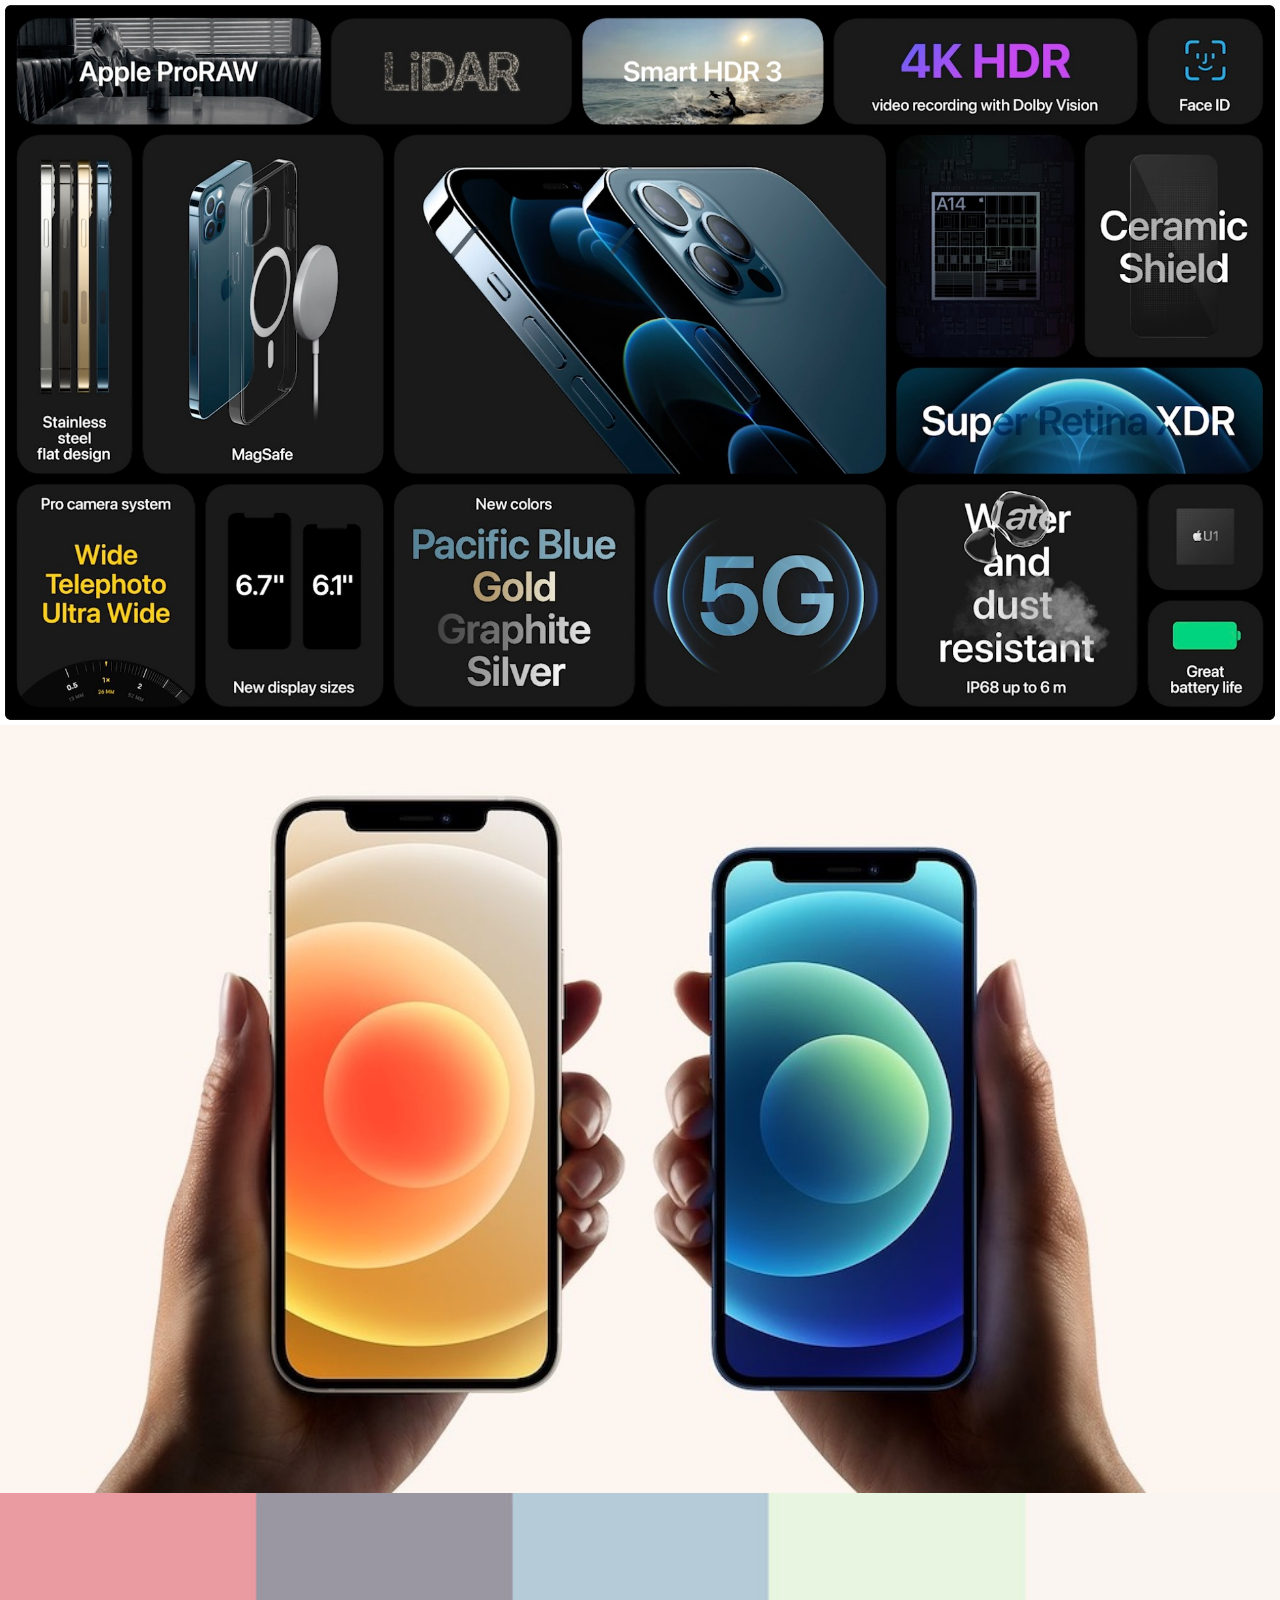
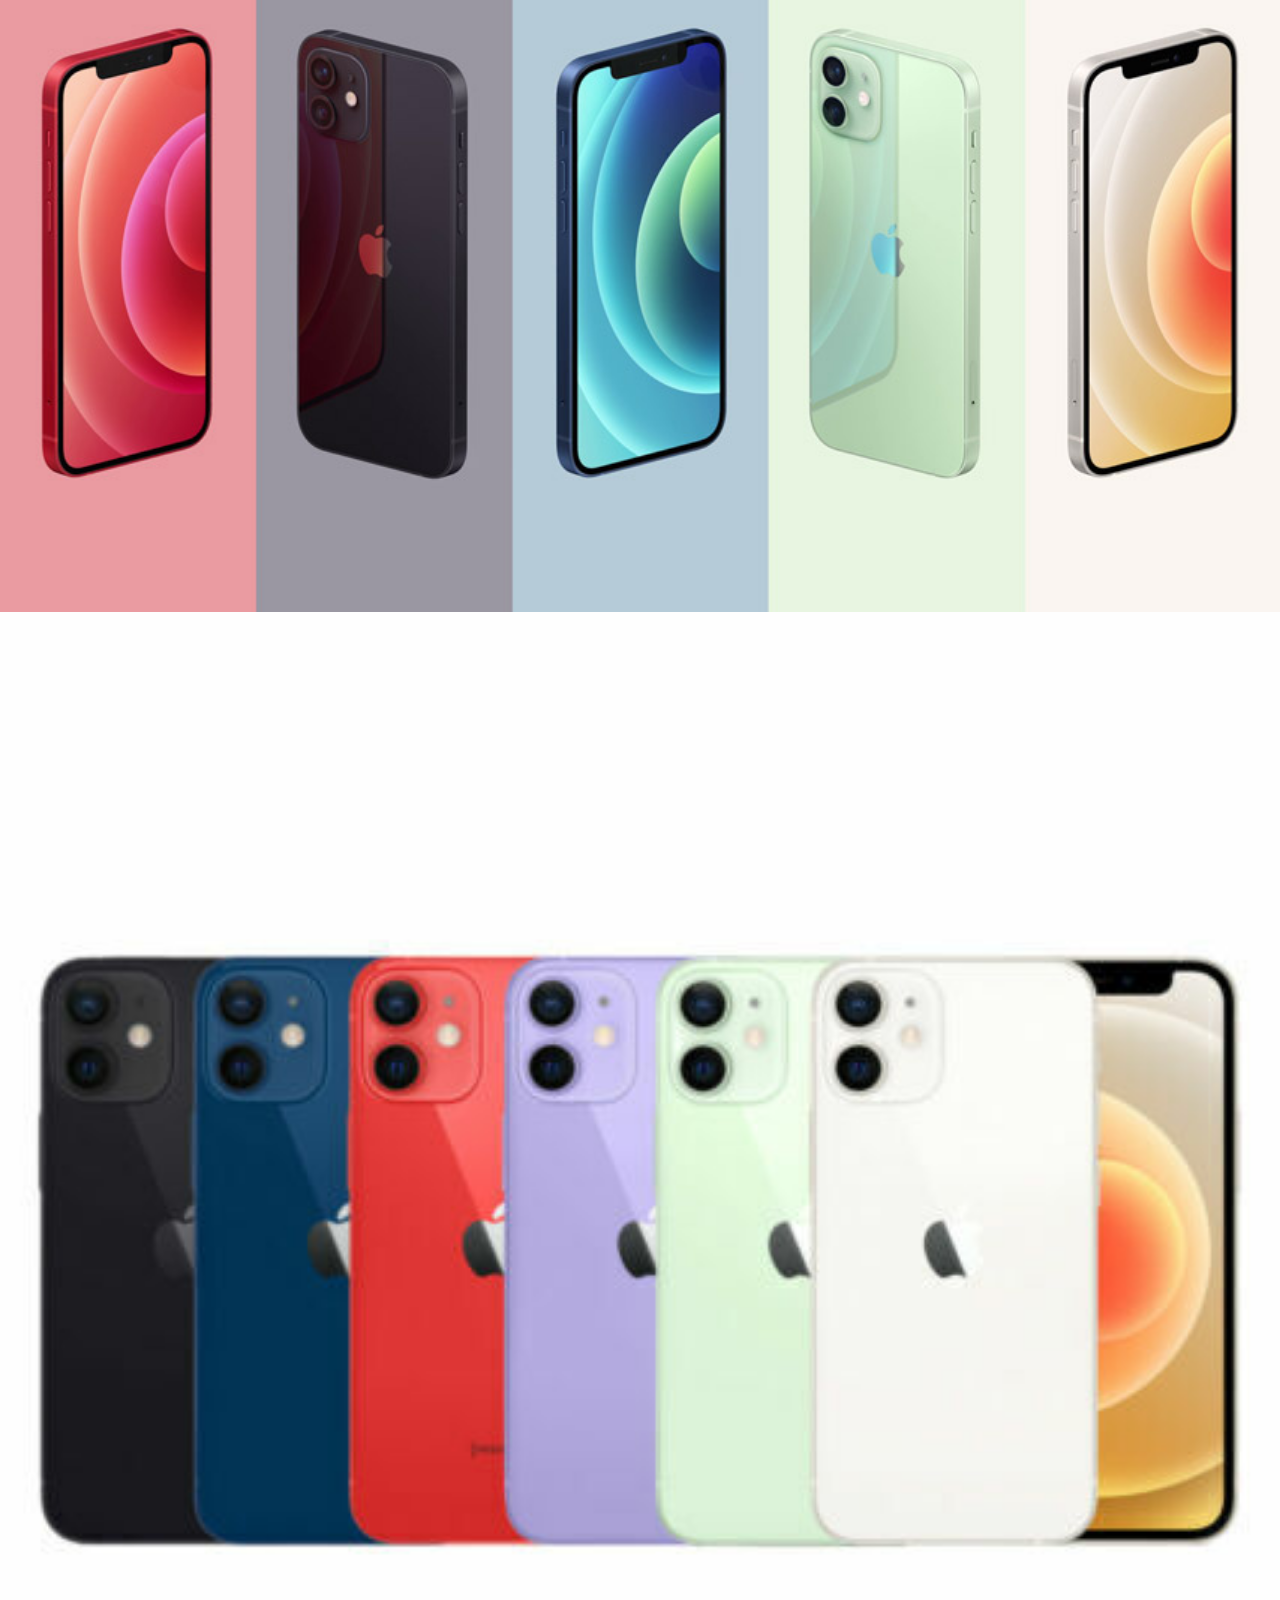
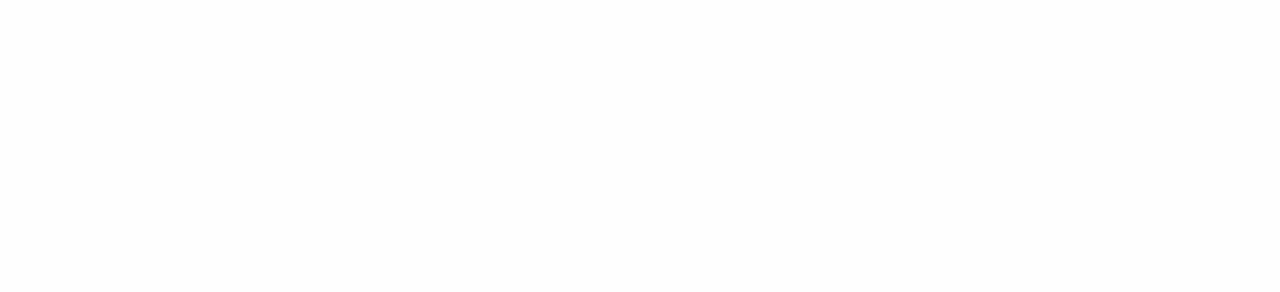
<file: A04/index.html>
<!doctype html>
<html lang="en">

<head>
  <meta charset="utf-8">
  <meta name="viewport" content="width=device-width, initial-scale=1">
  <title>Full Image Layout</title>
  <link href="https://cdn.jsdelivr.net/npm/bootstrap@5.3.5/dist/css/bootstrap.min.css" rel="stylesheet"
    integrity="sha384-SgOJa3DmI69IUzQ2PVdRZhwQ+dy64/BUtbMJw1MZ8t5HZApcHrRKUc4W0kG879m7" crossorigin="anonymous">
  <style>
    body {
      background-color: black;
      margin: 0;
    }

    .img-container {
      padding: 0;
      margin: 0;
    }

    .img-container img {
      width: 100%;
      height: 100%;
      object-fit: cover;
      display: block;
    }
  </style>
</head>

<body>
  <div class="container-fluid img-container">
    <div class="row g-0">
      <div class="col-12">
        <img src="iPhone-12-pro-features.jpg" alt="ip12">
      </div>
    </div>
    <div class="row g-0">
      <div class="col-4">
        <img src="ip12.jpg" alt="ip12">
      </div>
      <div class="col-4">
        <img src="ip12 img.jpg" alt="ip12 img">
      </div>
      <div class="col-4">
        <img src="ip12 pic.jpg" alt="ip12 #1">
      </div>
    </div>
  </div>

  <script src="https://cdn.jsdelivr.net/npm/bootstrap@5.3.5/dist/js/bootstrap.bundle.min.js"
    integrity="sha384-k6d4wzSIapyDyv1kpU366/PK5hCdSbCRGRCMv+eplOQJWyd1fbcAu9OCUj5zNLiq"
    crossorigin="anonymous"></script>
</body>

</html>
</file>
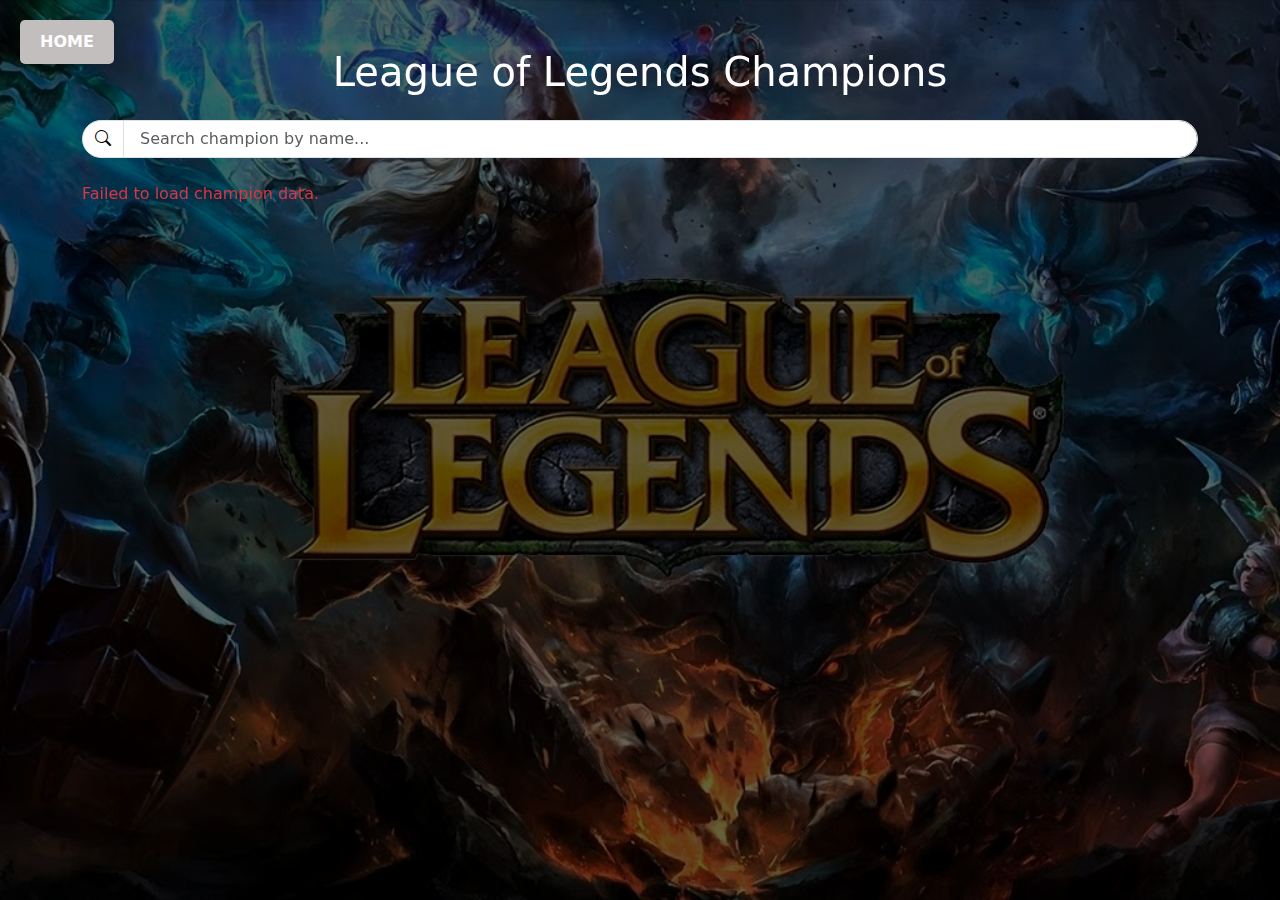
<file: A07/index.html>
<!DOCTYPE html>
<html lang="en">
<head>
  <meta charset="UTF-8" />
  <meta name="viewport" content="width=device-width, initial-scale=1.0"/>
  <title>League of Legends Champions</title>
  
  <!-- Bootstrap CSS -->
  <link href="https://cdn.jsdelivr.net/npm/bootstrap@5.3.0/dist/css/bootstrap.min.css" rel="stylesheet"/>
  <link href="https://cdn.jsdelivr.net/npm/bootstrap-icons@1.10.5/font/bootstrap-icons.css" rel="stylesheet">
  
  <!-- Custom Styles -->
  <style>
    body {
      background: url('league-of-legends.jpg') no-repeat center center fixed;
      background-size: cover;
      color: white;
    }

    .overlay {
      background: rgba(0, 0, 0, 0.6);
      position: fixed;
      top: 0;
      left: 0;
      height: 100%;
      width: 100%;
      z-index: 0;
    }

    .container {
      position: relative;
      z-index: 1;
    }

    .card {
      background-color: rgba(0, 0, 0, 0.75);
      border: none;
    }

    .form-control {
      border-radius: 30px;
      padding-left: 1rem;
    }

    .input-group-text {
      border-radius: 30px 0 0 30px;
      background-color: #fff;
      color: #000;
    }
    .home-button {
      display: inline-block;
      padding: 10px 20px;
      background-color: rgb(194, 190, 190);
      color: white;
      text-decoration: none;
      font-weight: bold;
      border-radius: 5px;
      transition: background-color 0.3s ease;
      position: absolute;
      top: 20px;
      left: 20px;
      z-index: 10;
    }

    .home-button:hover {
      background-color: #333;
    }
 
  </style>
</head>
<body>
    <a href="../index.html" class="home-button">HOME</a>
  <div class="overlay"></div>

  <div class="container py-5">
    <h1 class="text-center mb-4">League of Legends Champions</h1>

    <div class="input-group mb-4">
      <span class="input-group-text"><i class="bi bi-search"></i></span>
      <input type="text" id="searchInput" class="form-control" placeholder="Search champion by name...">
    </div>

    <div id="championGrid" class="row row-cols-1 row-cols-sm-2 row-cols-md-3 g-4">
      <!-- Champions will be displayed here -->
    </div>
  </div>

  <!-- JavaScript -->
  <script>
    const grid = document.getElementById('championGrid');
    const searchInput = document.getElementById('searchInput');
    let champions = [];
    let version = "";

    async function fetchChampions() {
      try {
        // Get latest version
        const versionRes = await fetch("https://ddragon.leagueoflegends.com/api/versions.json");
        const versions = await versionRes.json();
        version = versions[0];

        // Get champion data
        const champRes = await fetch(`https://ddragon.leagueoflegends.com/cdn/${version}/data/en_US/champion.json`);
        const data = await champRes.json();
        champions = Object.values(data.data);
      } catch (error) {
        console.error("Error loading champions:", error);
        grid.innerHTML = `<p class="text-danger">Failed to load champion data.</p>`;
      }
    }

    function displayChampions(championList) {
      grid.innerHTML = ""; //displaying in grid
      if (championList.length === 0) {
        grid.innerHTML = `<p class="text-center">No champions found. Try a different search.</p>`;
        return;
      }

      championList.forEach((champ) => {
        const col = document.createElement("div");
        col.className = "col";
        col.innerHTML = `
          <div class="card h-100 text-white">
            <img src="https://ddragon.leagueoflegends.com/cdn/${version}/img/champion/${champ.image.full}" 
                 class="card-img-top" 
                 alt="${champ.name}">
            <div class="card-body">
              <h5 class="card-title">${champ.name}</h5>
              <p class="card-text">${champ.title}</p>
            </div>
          </div>
        `;
        grid.appendChild(col);
      });
    }

    searchInput.addEventListener("input", () => {
      const term = searchInput.value.toLowerCase();

      if (term) {
        const filtered = champions.filter((champ) =>
          champ.name.toLowerCase().includes(term)
        );
        displayChampions(filtered);
      } else {
        grid.innerHTML = `<p class="text-center">Start typing to search for champions...</p>`;
      }
    });

    fetchChampions();
  </script>
</body>
</html>
</file>
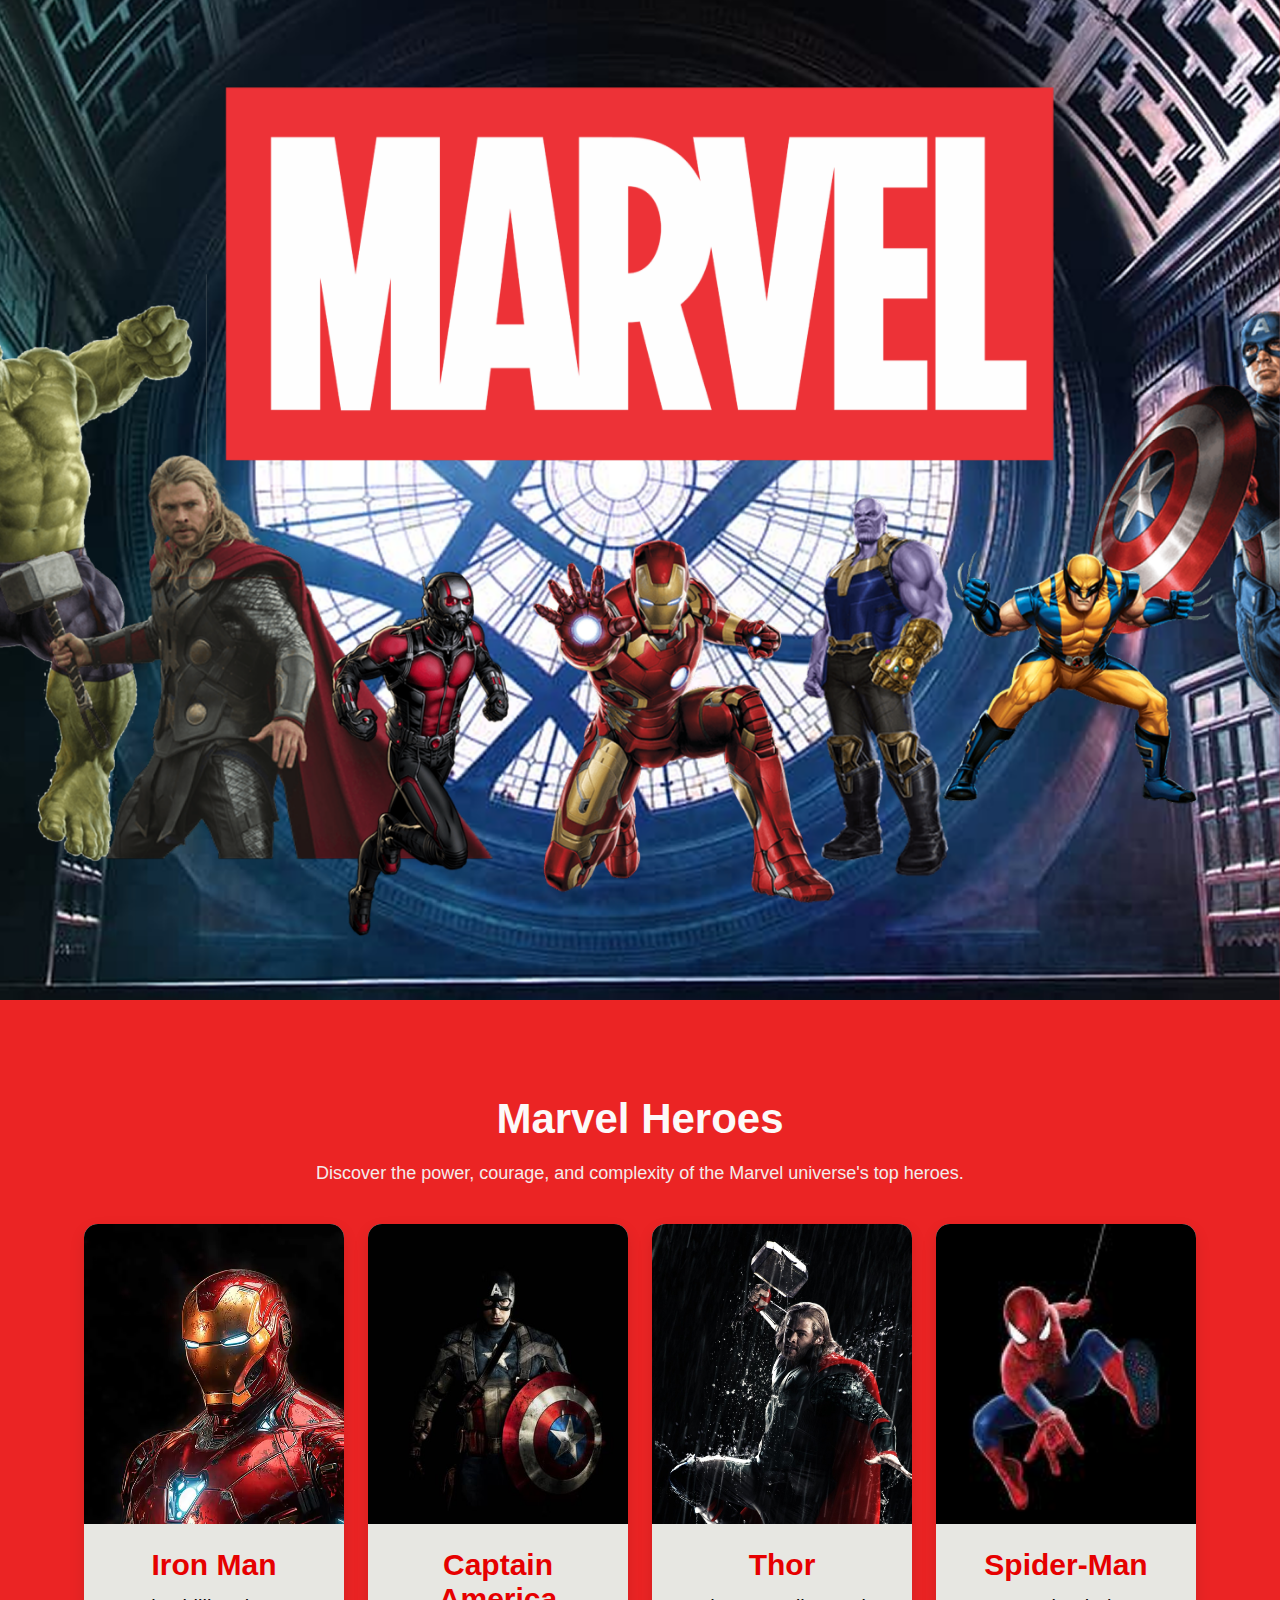
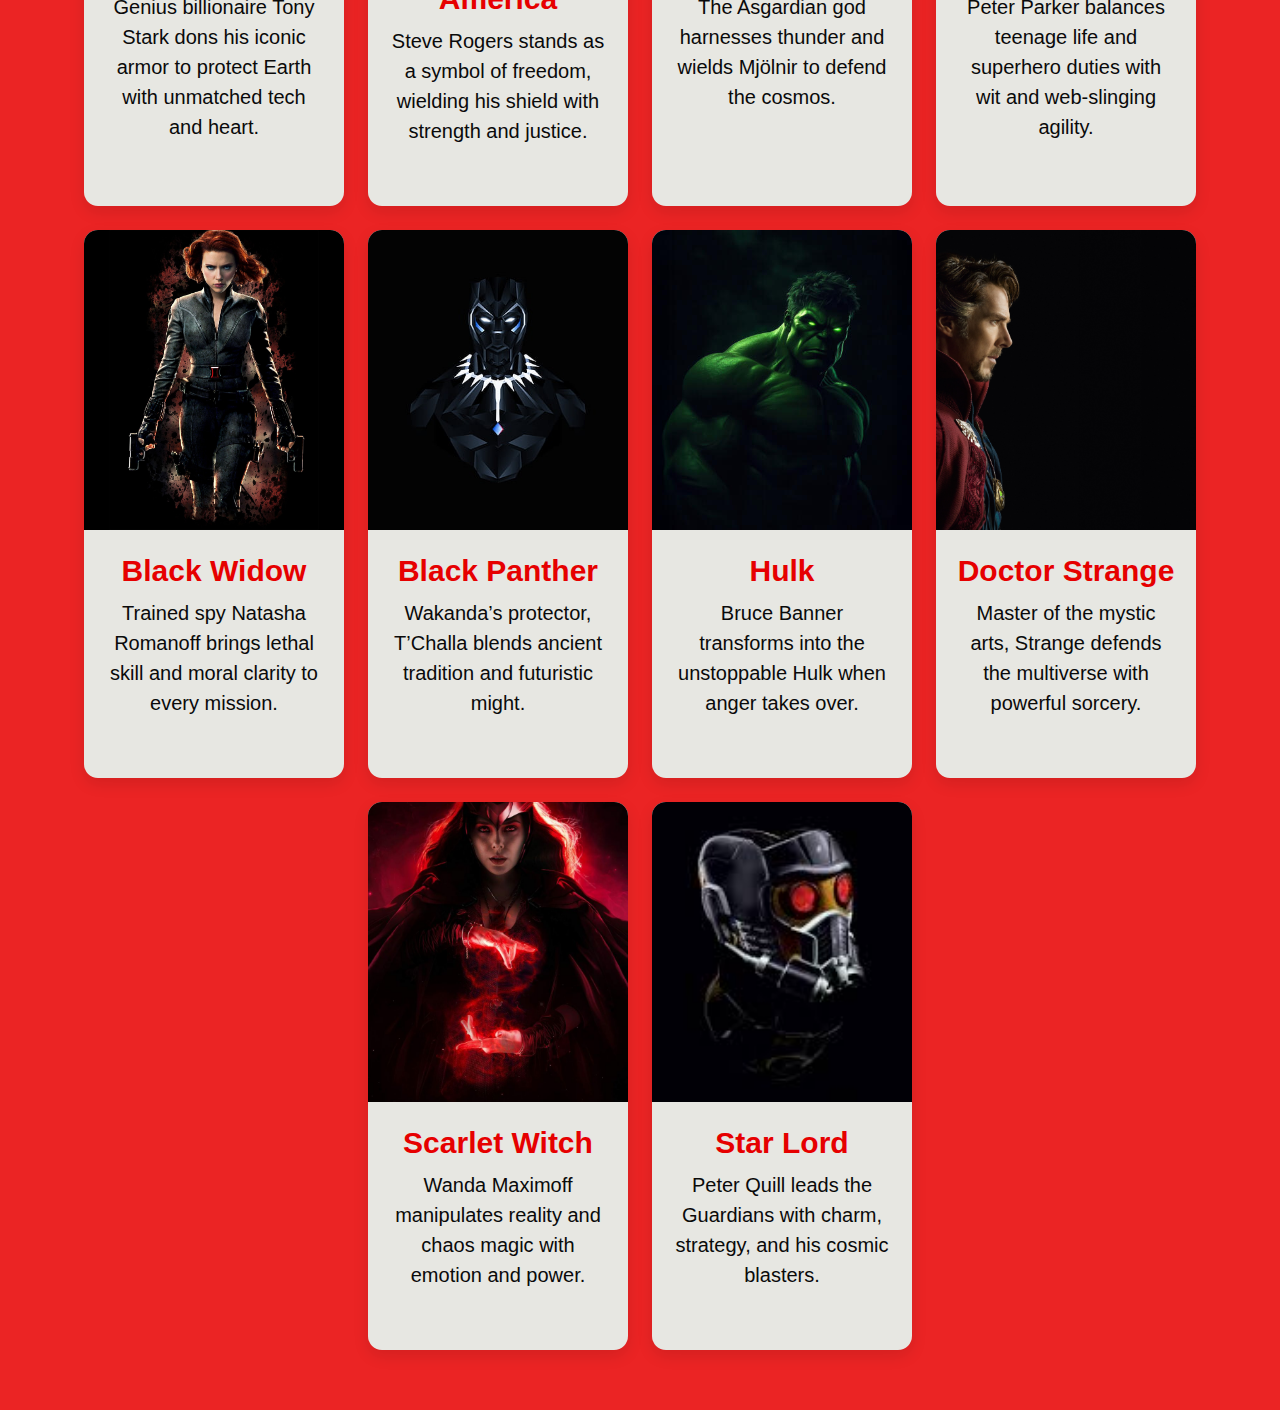
<file: A08/banner.html>
<!DOCTYPE html>
<html lang="en">

<head>
	<meta charset="utf-8">
	<meta name="viewport" content="width=device-width, initial-scale=1">
	<title>EZ | Marvel Hero </title>
	<link rel="stylesheet" href="style.css" />
	<link rel="stylesheet" href="parallax.css" />
	</head>

<body>

	<section>
		<div class="keyart" id="parallax">
			<div class="keyart_layer parallax" id="keyart-0" data-speed="2"></div>
			<div class="keyart_layer parallax" id="keyart-1" data-speed="5"></div>
			<div class="keyart_layer parallax" id="keyart-2" data-speed="11"></div>
			<div class="keyart_layer parallax" id="keyart-3" data-speed="16"></div>
			<div class="keyart_layer parallax" id="keyart-4" data-speed="26"></div>
			<div class="keyart_layer parallax" id="keyart-5" data-speed="36"></div>
			<div class="keyart_layer parallax" id="keyart-6" data-speed="49"></div>
			<div class="keyart_layer parallax" id="keyart-7" data-speed="69"></div>
			<div class="keyart_layer parallax" id="keyart-8" data-speed="70"></div>
			<div class="keyart_layer parallax" id="keyart-9" data-speed="70"></div>
			<div class="keyart_layer" id="keyart-10" data-speed="100"></div>
		</div>
	</section>

	<section class="main-content">
		<div class="characters-section">
			<h2 class="colorful-text">Marvel Heroes</h2>
			<p>Discover the power, courage, and complexity of the Marvel universe's top heroes.</p>

			<div class="character-grid">

				<div class="character-card">
					<img src="../A08/marvel img/iron man.webp" alt="Iron Man">
					<div class="character-card-content">
						<h3>Iron Man</h3>
						<p>Genius billionaire Tony Stark dons his iconic armor to protect Earth with unmatched tech and heart.</p>
					</div>
				</div>

				<div class="character-card">
					<img src="../A08/marvel img/captain america.jpg" alt="Captain America">
					<div class="character-card-content">
						<h3>Captain America</h3>
						<p>Steve Rogers stands as a symbol of freedom, wielding his shield with strength and justice.</p>
					</div>
				</div>

				<div class="character-card">
					<img src="../A08/marvel img/thor.jpg" alt="Thor">
					<div class="character-card-content">
						<h3>Thor</h3>
						<p>The Asgardian god harnesses thunder and wields Mjölnir to defend the cosmos.</p>
					</div>
				</div>

				<div class="character-card">
					<img src="../A08/marvel img/spider man.jpg" alt="Spider-Man">
					<div class="character-card-content">
						<h3>Spider-Man</h3>
						<p>Peter Parker balances teenage life and superhero duties with wit and web-slinging agility.</p>
					</div>
				</div>

				<div class="character-card">
					<img src="../A08/marvel img/black widow.jpg" alt="Black Widow">
					<div class="character-card-content">
						<h3>Black Widow</h3>
						<p>Trained spy Natasha Romanoff brings lethal skill and moral clarity to every mission.</p>
					</div>
				</div>

				<div class="character-card">
					<img src="../A08/marvel img/black panther.jpg" alt="Black Panther">
					<div class="character-card-content">
						<h3>Black Panther</h3>
						<p>Wakanda’s protector, T’Challa blends ancient tradition and futuristic might.</p>
					</div>
				</div>

				<div class="character-card">
					<img src="../A08/marvel img/hulk.jpg" alt="Hulk">
					<div class="character-card-content">
						<h3>Hulk</h3>
						<p>Bruce Banner transforms into the unstoppable Hulk when anger takes over.</p>
					</div>
				</div>

				<div class="character-card">
					<img src="../A08/marvel img/doctor strange.jpg" alt="Doctor Strange">
					<div class="character-card-content">
						<h3>Doctor Strange</h3>
						<p>Master of the mystic arts, Strange defends the multiverse with powerful sorcery.</p>
					</div>
				</div>

				<div class="character-card">
					<img src="../A08/marvel img/scarlet witch.jpg" alt="Scarlet Witch">
					<div class="character-card-content">
					<h3>Scarlet Witch</h3>
						<p>Wanda Maximoff manipulates reality and chaos magic with emotion and power.</p>
					</div>
				</div>

				<div class="character-card">
					<img src="../A08/marvel img/star lord.jpg" alt="Star-Lord">
					<div class="character-card-content">
						<h3>Star Lord</h3>
						<p>Peter Quill leads the Guardians with charm, strategy, and his cosmic blasters.</p>
					</div>
				</div>

			</div>
		</div>
	</section>

	<script src="https://ajax.googleapis.com/ajax/libs/jquery/2.1.3/jquery.min.js"></script>
	<script src="js/parallax.js"></script>

</body>

</html>
</file>
<file: A08/style.css>
body {
	margin: 0;
	font-family: 'Segoe UI', Tahoma, Geneva, Verdana, sans-serif;
	background-color: #d10c1d; 
}

.characters-section {
	padding: 60px 20px;
	text-align: center;
	background-color: rgb(235, 36, 36);
}

.characters-section h2 {
	font-size: 42px;
	margin-bottom: 20px;
	color: #fcf9f9;
}

.characters-section p {
	font-size: 18px;
	color: #f3ecec;
	max-width: 700px;
	margin: 0 auto 40px auto;
}

.character-grid {
	display: flex;
	flex-wrap: wrap;
	justify-content: center;
	gap: 24px;
}

.character-card {
	background: #e7e7e2;
	border-radius: 14px;
	box-shadow: 0 6px 16px rgba(0, 0, 0, 0.1);
	width: 260px;
	transition: transform 0.3s ease, box-shadow 0.3s ease;
	overflow: hidden;
}

.character-card:hover {
	transform: translateY(-6px);
	box-shadow: 0 10px 22px rgba(0, 0, 0, 0.15);
}

.character-card img {
	width: 100%;
	height: 300px;
	object-fit: cover;
}

.character-card-content {
	padding: 20px;
}

.character-card h3 {
	margin: 0;
	font-size: 30px;
	color: #e60000;
}

.character-card p {
	margin-top: 10px;
	font-size: 20px;
	color: #0a0a0a;
	line-height: 1.5;
}

@keyframes hue-rotate {
  0% { filter: hue-rotate(0deg); }
  100% { filter: hue-rotate(360deg); }
}
</file>
<file: A08/parallax.css>
.keyart,
.keyart_layer {
	height: 1000px;
}

.keyart {
	position: relative;
	z-index: 10;
}

.keyart_layer {
	background-position: bottom center;
	background-size: auto 1038px;
	background-repeat: repeat-x;
	width: 100%;
	position: absolute;
}

.keyart_layer.parallax {
	position: fixed;
}

.main-content {
	width: 100%;
	position: absolute;
	z-index: 200;
}

/*ADD OR REMOVE LAYERS AS NEEDED*/

#keyart-0 {
	background-image: url(img/parallax0.png);
}

#keyart-1 {
	background-image: url(img/parallax1.png);
}

#keyart-2 {
	background-image: url(img/parallax2.png);
}

#keyart-3 {
	background-image: url(img/parallax3.png);
}

#keyart-4 {
	background-image: url(img/parallax4.png);
}

#keyart-5 {
	background-image: url(img/parallax5.png);
}

#keyart-6 {
	background-image: url(img/parallax6.png);
}

#keyart-7 {
	background-image: url(img/parallax7.png);
}

#keyart-8 {
	background-image: url(img/parallax8.png);
}

#keyart-9 {
	background-image: url(img/parallax9.png);
}

#keyart-scrim {
	opacity: 0;
}
</file>
